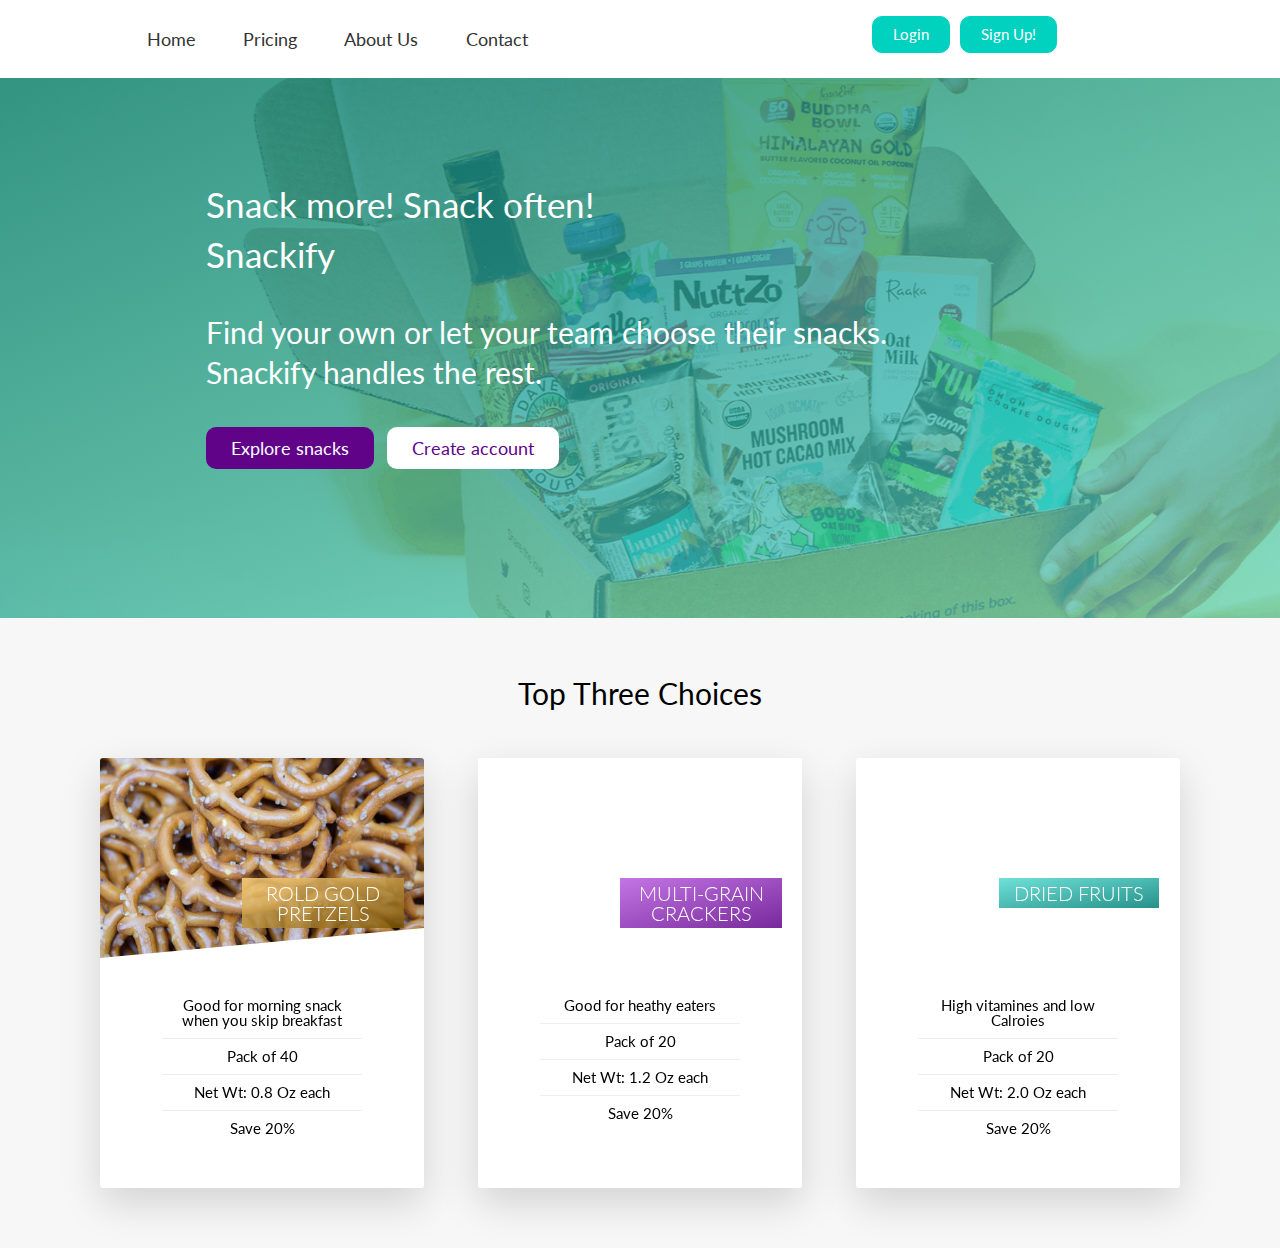
<file: snackify/index.html>
<!DOCTYPE html>

<html lang="en">
  <head>
    <meta charset="utf-8" />
    <meta name="viewport" content="width=device-width, initial-scale=1.0" />
    <link
      href="https://fonts.googleapis.com/css?family=Lato&display=swap"
      rel="stylesheet"
    />

    <title>Snackify</title>

    <link href="css/index.css" rel="stylesheet" />
  </head>

  <body>
    <div class="nav">
      <div class="nav__list">
        <a href="index.html"> Home</a>
        <a href="pricing.html"> Pricing </a>
        <a href="a-index.html">About Us</a>

        <a href="https://youngwon.typeform.com/to/M0r6OQ"> Contact</a>
      </div>
      <!-- this closes nav -->
      <div class="btn-top">
        <a class="btn-login" href="https://snackify.netlify.com/login">
          Login
        </a>
        <a class="btn-signup" href="https://snackify.netlify.com/register">
          Sign Up!</a
        >
      </div>
      <!-- this closes but div -->
    </div>
    <!-- this closes main nav -->

    <header class="main-header">
      <div class="heading-main">
        <h1>Snack more! Snack often!</h1>
        <h1>Snackify</h1>
      </div>

      <div class="heading-second">
        <h2>Find your own or let your team choose their snacks.</h2>
        <h2>Snackify handles the rest.</h2>
      </div>
      <div class="btn-header">
        <a href="https://snackify.netlify.com/login" class="btn-explore">Explore snacks</a>
        <a href="https://snackify.netlify.com/register" class="btn-create">Create account</a>
      </div>
    </header>
    <section class="section-topChoice">
      <div class="heading-second">
        <h2>Top Three Choices</h2>
      </div>
      <div class="row">
        <div class="col-1-3">
          <div class="card">
            <div class="card__side card__side--front">
              <div class="card__picture card__picture--1">
                &nbsp;
              </div>
              <div class="card__heading">
                <span class="card__heading-span card__heading-span--1"
                  >Rold Gold pretzels</span
                >
              </div>
              <div class="card__details">
                <ul>
                  <li>Good for morning snack when you skip breakfast</li>
                  <li>Pack of 40</li>
                  <li>Net Wt: 0.8 Oz each</li>
                  <li>Save 20%</li>
                </ul>
              </div>
            </div>
            <div class="card__side card__side--back card__side--back--1">
              <div class="card__cta">
                <div class="card__price-box">
                  <p class="card__price-only">Only</p>
                  <p class="card__price-value">$16.00</p>
                </div>
                <a href="https://snackify.netlify.com/login" class="btn btn--white">Save Now</a>
              </div>
            </div>
          </div>
        </div>
        <div class="col-1-3">
          <div class="card">
            <div class="card__side card__side--front">
              <div class="card__picture card__picture--2">
                &nbsp;
              </div>
              <div class="card__heading">
                <span class="card__heading-span card__heading-span--2"
                  >Multi-grain crackers</span
                >
              </div>
              <div class="card__details">
                <ul>
                  <li>Good for heathy eaters</li>
                  <li>Pack of 20</li>
                  <li>Net Wt: 1.2 Oz each</li>
                  <li>Save 20%</li>
                </ul>
              </div>
            </div>
            <div class="card__side card__side--back card__side--back--2">
              <div class="card__cta">
                <div class="card__price-box">
                  <p class="card__price-only">Only</p>
                  <p class="card__price-value">$45.00</p>
                </div>
                <a href="https://snackify.netlify.com/login" class="btn btn--white">Save Now</a>
              </div>
            </div>
          </div>
        </div>
        <div class="col-1-3">
          <div class="card">
            <div class="card__side card__side--front">
              <div class="card__picture card__picture--3">
                &nbsp;
              </div>
              <div class="card__heading">
                <span class="card__heading-span card__heading-span--3"
                  >Dried Fruits</span
                >
              </div>
              <div class="card__details">
                <ul>
                  <li>High vitamines and low Calroies</li>
                  <li>Pack of 20</li>
                  <li>Net Wt: 2.0 Oz each</li>
                  <li>Save 20%</li>
                </ul>
              </div>
            </div>
            <div class="card__side card__side--back card__side--back--3">
              <div class="card__cta">
                <div class="card__price-box">
                  <p class="card__price-only">Only</p>
                  <p class="card__price-value">$55.00</p>
                </div>
                <a href="https://snackify.netlify.com/login" class="btn btn--white">Save Now</a>
              </div>
            </div>
          </div>
        </div>
      </div>
    </section>
  </body>
</html>
</file>
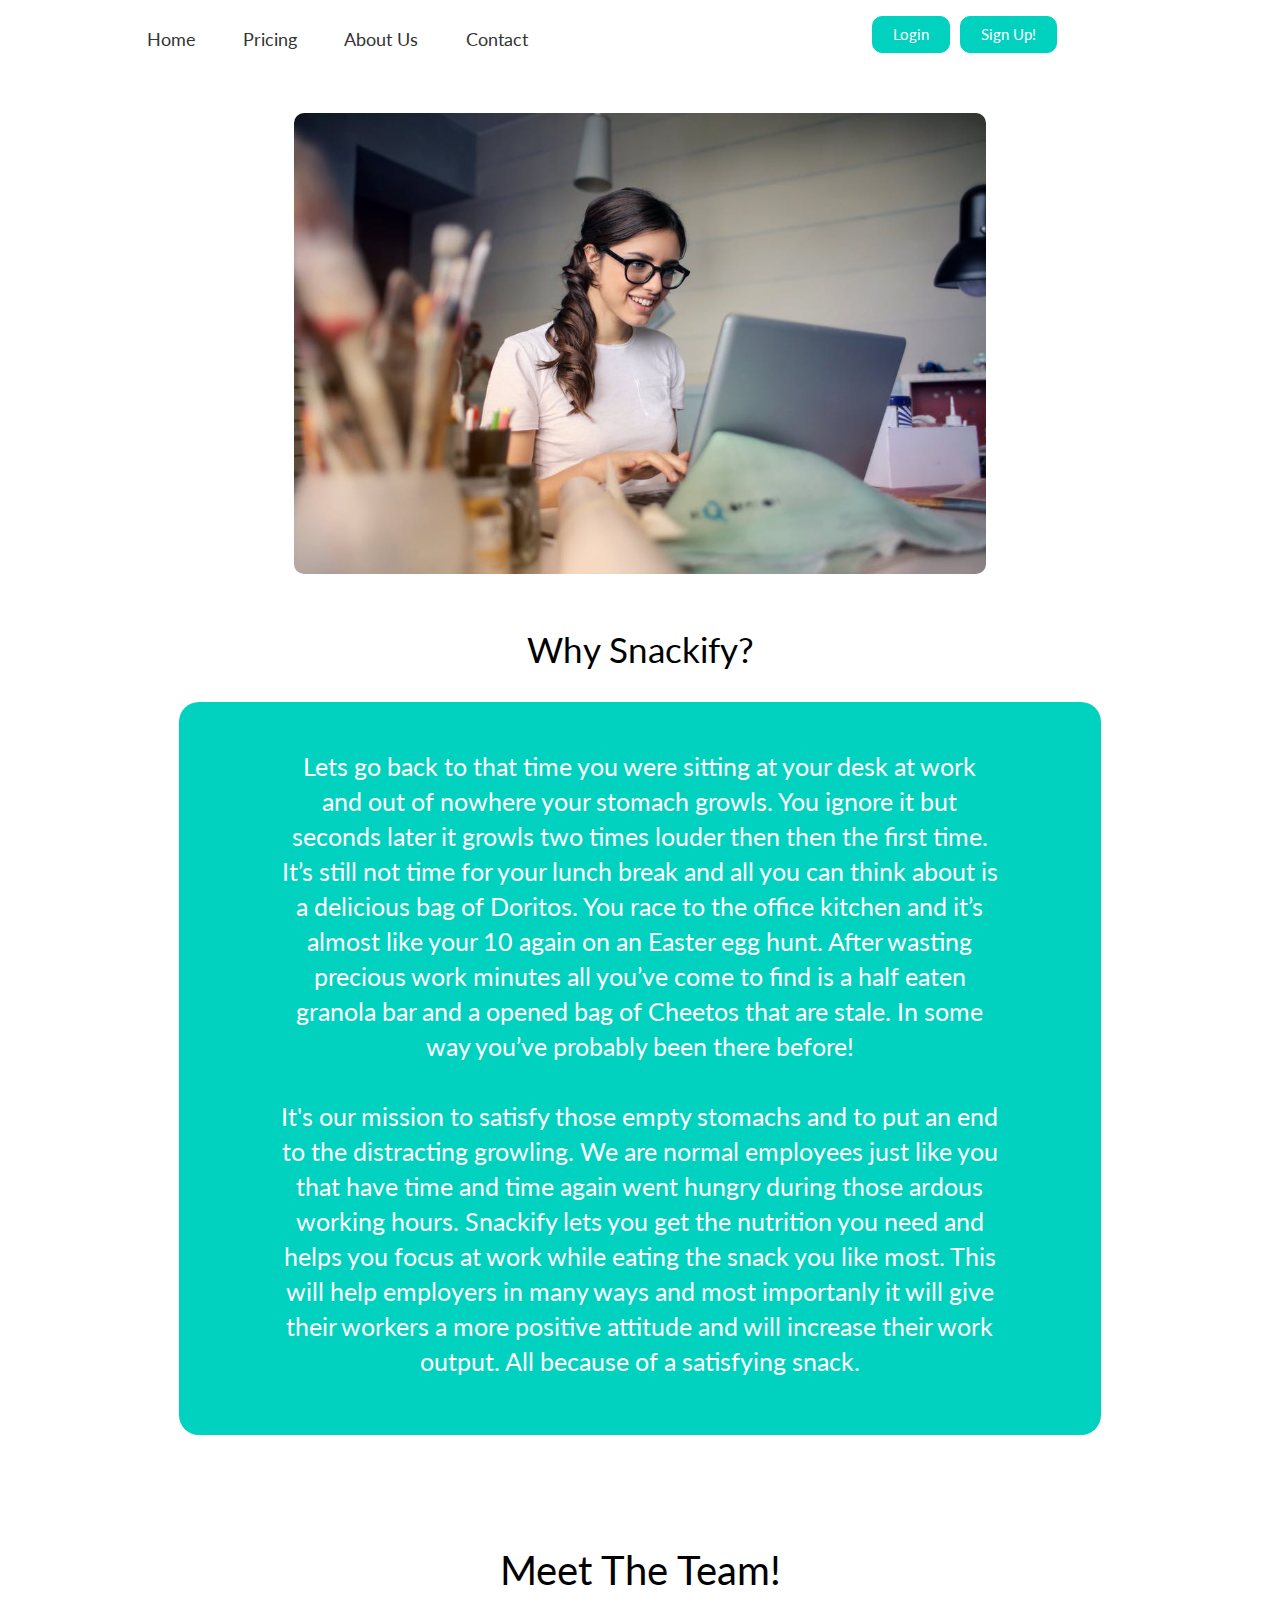
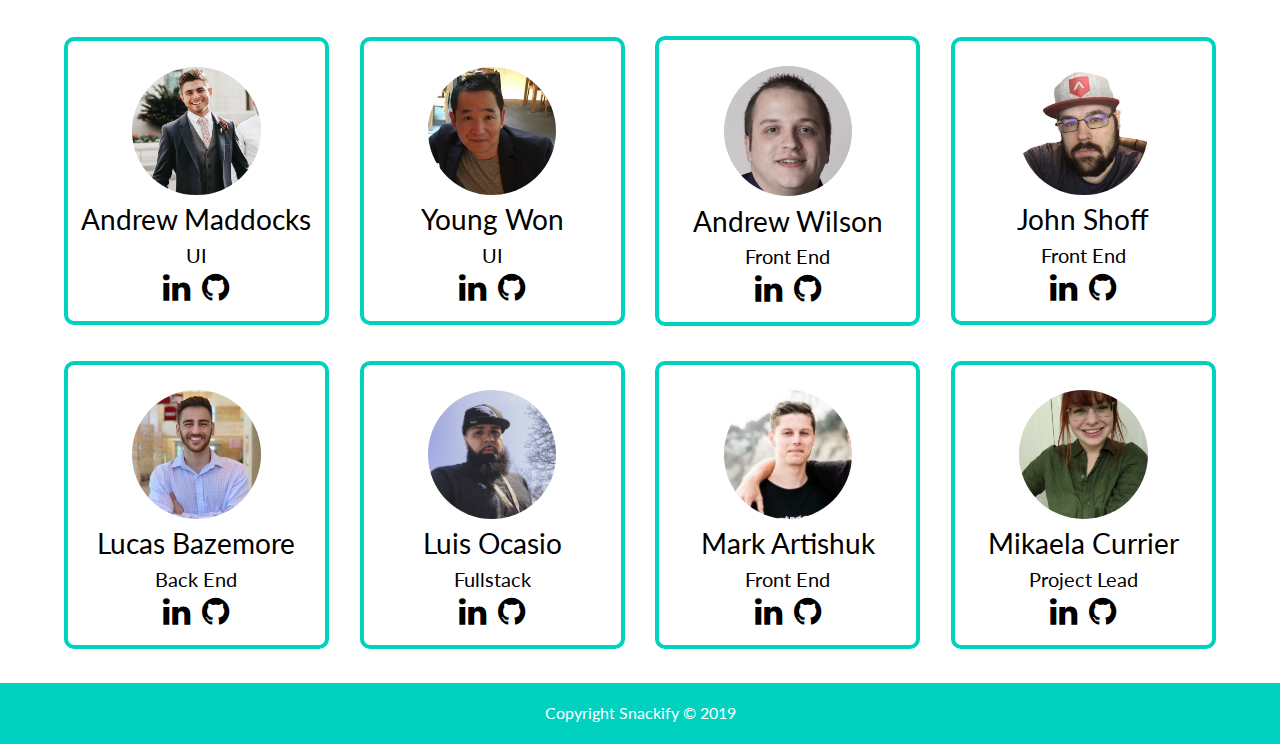
<file: snackify/a-index.html>
<!DOCTYPE html>

<html lang="en">
  <head>
    <meta charset="utf-8" />
    <meta name="viewport" content="width=device-width, initial-scale=1.0" />
    <link
      rel="stylesheet"
      href="https://cdnjs.cloudflare.com/ajax/libs/font-awesome/4.7.0/css/font-awesome.min.css"
    />
    <link
      href="https://fonts.googleapis.com/css?family=Lato&display=swap"
      rel="stylesheet"
    />

    <title>About Us!</title>

    <link href="css/index.css" rel="stylesheet" />
  </head>

  <body>
    <header>
      <div class="nav">
        <div class="nav__list">
          <a href="index.html"> Home</a>
          <a href="pricing.html"> Pricing </a>
          <a href="a-index.html">About Us</a>
          <a href="https://youngwon.typeform.com/to/M0r6OQ"> Contact</a>
        </div>
        <!-- this closes nav -->
        <div class="btn-top">
          <a class="btn-login" href="https://snackify.netlify.com/login">
            Login
          </a>
          <a class="btn-signup" href="https://snackify.netlify.com/register">
            Sign Up!</a
          >
        </div>
        <!-- this closes but div -->
      </div>
      <!-- this closes main nav -->
    </header>

    <div class="maincontainer">
      <section class="Why">
        <div class="imgofworkers">
          <img
            class="workers"
            src="./img/happy-employee.jpeg"
            alt="picture of office workers"
          />
        </div>

        <h1 class="why-title">Why Snackify?</h1>
        <div class="ptags">
          <p>
            Lets go back to that time you were sitting at your desk at work and
            out of nowhere your stomach growls. You ignore it but seconds later
            it growls two times louder then then the first time. It’s still not
            time for your lunch break and all you can think about is a delicious
            bag of Doritos. You race to the office kitchen and it’s almost like
            your 10 again on an Easter egg hunt. After wasting precious work
            minutes all you’ve come to find is a half eaten granola bar and a
            opened bag of Cheetos that are stale. In some way you’ve probably
            been there before!
            <br />
            <br />

            It's our mission to satisfy those empty stomachs and to put an end
            to the distracting growling. We are normal employees just like you
            that have time and time again went hungry during those ardous
            working hours. Snackify lets you get the nutrition you need and
            helps you focus at work while eating the snack you like most. This
            will help employers in many ways and most importanly it will give
            their workers a more positive attitude and will increase their work
            output. All because of a satisfying snack.
          </p>
        </div>
        <!-- this closes p tags -->
      </section>
      <!-- this closes the why section -->
      <section class="Team">
        <h2>Meet The Team!</h2>
        <div class="Everyone">
          <div class="andrew">
            <img
              class="team-img"
              src="./img/Andrew M.jpeg"
              alt="Picture of Andrew Maddocks"
            />
            <h3>Andrew Maddocks</h3>
            <p>UI</p>
            <div class="linkangithub">
              <a href="https://www.linkedin.com/in/andrew-maddocks-631978183/"
                ><button
                  style="font-size:3.2rem;background-color:transparent; border:none;"
                >
                  <i class="fa fa-linkedin"></i></button></a
              ><a href="https://github.com/AndrewMaddocks"
                ><button
                  style="font-size:3.2rem;background-color:transparent; border: none;"
                >
                  <i class="fa fa-github"></i></button
              ></a>
            </div>
          </div>
          <div class="young">
            <img
              class="team-img"
              src="./img/young2.jpeg"
              alt="Picture of Young Won"
            />
            <h3>Young Won</h3>
            <p>UI</p>
            <div class="linkangithub">
              <a href="https://www.linkedin.com/in/young-won-b3b343138/"
                ><button
                  style="font-size:3.2rem;background-color:transparent; border:none;"
                >
                  <i class="fa fa-linkedin"></i></button></a
              ><a href="https://github.com/youngw417"
                ><button
                  style="font-size:3.2rem;background-color:transparent; border: none;"
                >
                  <i class="fa fa-github"></i></button
              ></a>
            </div>
          </div>
          <div class="andrew-wilson">
            <img
              class="team-img"
              src="./img/Andrew-w.png"
              alt="Picture of Andrew Wilson"
            />
            <h3>Andrew Wilson</h3>

            <p>Front End</p>
            <div class="linkangithub">
              <a href="https://www.linkedin.com/in/andrew-wilson-055b55174/"
                ><button
                  style="font-size:3.2rem;background-color:transparent; border:none;"
                >
                  <i class="fa fa-linkedin"></i></button></a
              ><a href="https://github.com/easyas123l1"
                ><button
                  style="font-size:3.2rem;background-color:transparent; border: none;"
                >
                  <i class="fa fa-github"></i></button
              ></a>
            </div>
          </div>
          <div class="John">
            <img
              class="team-img"
              src="./img/John.jpeg"
              alt="Picture of John Shoff"
            />
            <h3>John Shoff</h3>
            <p>Front End</p>
            <div class="linkangithub">
              <a href="https://www.linkedin.com/in/fearthedev/"
                ><button
                  style="font-size:3.2rem;background-color:transparent; border:none;"
                >
                  <i class="fa fa-linkedin"></i></button></a
              ><a href="https://github.com/FearTheDev"
                ><button
                  style="font-size:3.2rem;background-color:transparent; border: none;"
                >
                  <i class="fa fa-github"></i></button
              ></a>
            </div>
          </div>
          <div class="Lucas">
            <img
              class="team-img"
              src="./img/lucas.jpeg"
              alt="Picture of Lucas"
            />
            <h3>Lucas Bazemore</h3>
            <p>Back End</p>
            <div class="linkangithub">
              <a href="https://www.linkedin.com/in/lucas-bazemore/"
                ><button
                  style="font-size:3.2rem;background-color:transparent; border:none;"
                >
                  <i class="fa fa-linkedin"></i></button></a
              ><a href="https://github.com/lucasbaze"
                ><button
                  style="font-size:3.2rem;background-color:transparent; border: none;"
                >
                  <i class="fa fa-github"></i></button
              ></a>
            </div>
          </div>
          <div class="luis">
            <img class="team-img" src="./img/Luis.jpg" alt="Picture of Luis" />
            <h3>Luis Ocasio</h3>
            <p>Fullstack</p>
            <div class="linkangithub">
              <a href="https://www.linkedin.com/in/ocasio-perez/"
                ><button
                  style="font-size:3.2rem;background-color:transparent; border:none;"
                >
                  <i class="fa fa-linkedin"></i></button></a
              ><a href="https://github.com/LuisOcasio"
                ><button
                  style="font-size:3.2rem;background-color:transparent; border: none;"
                >
                  <i class="fa fa-github"></i></button
              ></a>
            </div>
          </div>
          <div class="mark">
            <img
              class="team-img"
              src="./img/mark1.jpeg"
              alt="Picture of Mark"
            />
            <h3>Mark Artishuk</h3>
            <p>Front End</p>
            <div class="linkangithub">
              <a href="https://www.linkedin.com/in/mark-artishuk/"
                ><button
                  style="font-size:3.2rem;background-color:transparent; border:none;"
                >
                  <i class="fa fa-linkedin"></i></button></a
              ><a href="https://github.com/artish1"
                ><button
                  style="font-size:3.2rem;background-color:transparent; border: none;"
                >
                  <i class="fa fa-github"></i></button
              ></a>
            </div>
          </div>
          <div class="mikaela">
            <img
              class="team-img"
              src="./img/mikaela.jpeg"
              alt="Picture of Mikaela"
            />
            <h3>Mikaela Currier</h3>
            <p>Project Lead</p>
            <div class="linkangithub">
              <a href="https://www.linkedin.com/in/mikaela-currier/"
                ><button
                  style="font-size:3.2rem;background-color:transparent; border:none;"
                >
                  <i class="fa fa-linkedin"></i></button></a
              ><a href="https://github.com/mikaelacurrier"
                ><button
                  style="font-size:3.2rem;background-color:transparent; border: none;"
                >
                  <i class="fa fa-github"></i></button
              ></a>
            </div>
          </div>
        </div>
        <!-- this closes everyone -->
      </section>
    </div>
    <!-- this closes maincontainer -->
    <footer class="mainfoot">
      <p>Copyright Snackify © 2019</p>
    </footer>
  </body>
</html>
</file>
<file: snackify/css/index.css>
/* http://meyerweb.com/eric/tools/css/reset/ 
   v2.0 | 20110126
   License: none (public domain)
*/
html,
body,
div,
span,
applet,
object,
iframe,
h1,
h2,
h3,
h4,
h5,
h6,
p,
blockquote,
pre,
a,
abbr,
acronym,
address,
big,
cite,
code,
del,
dfn,
em,
img,
ins,
kbd,
q,
s,
samp,
small,
strike,
strong,
sub,
sup,
tt,
var,
b,
u,
i,
center,
dl,
dt,
dd,
ol,
ul,
li,
fieldset,
form,
label,
legend,
table,
caption,
tbody,
tfoot,
thead,
tr,
th,
td,
article,
aside,
canvas,
details,
embed,
figure,
figcaption,
footer,
header,
hgroup,
menu,
nav,
output,
ruby,
section,
summary,
time,
mark,
audio,
video {
  margin: 0;
  padding: 0;
  border: 0;
  font-size: 100%;
  font: inherit;
  vertical-align: baseline;
}
/* HTML5 display-role reset for older browsers */
article,
aside,
details,
figcaption,
figure,
footer,
header,
hgroup,
menu,
nav,
section {
  display: block;
}
body {
  line-height: 1;
}
ol,
ul {
  list-style: none;
}
blockquote,
q {
  quotes: none;
}
blockquote:before,
blockquote:after,
q:before,
q:after {
  content: "";
  content: none;
}
table {
  border-collapse: collapse;
  border-spacing: 0;
}
* {
  box-sizing: border-box;
}
html {
  font-size: 62.5%;
}
html,
body {
  font-family: "Lato", sans-serif;
}
h1,
h2,
h3,
h4,
h5 {
  font-family: "Lato", sans-serif;
}
h1 {
  font-size: 3.5rem;
}
h2 {
  font-size: 3rem;
}
h3 {
  font-size: 2.8rem;
}
p {
  font-size: 1.6rem;
  line-height: 1.4;
}
.maincontainer {
  width: 90%;
  margin: 0 auto;
}
@media (max-width: 500px) {
  .maincontainer {
    width: 100%;
    margin: none;
  }
}
.nav {
  display: flex;
  flex-direction: row;
  justify-content: space-around;
  align-items: center;
  font-size: 1.8rem;
  width: 100%;
  margin: 0 auto;
}
@media (max-width: 800px) {
  .nav {
    flex-direction: column;
  }
}
.nav__list {
  display: flex;
  flex-direction: row;
  justify-content: space-around;
  align-items: center;
  width: 35%;
  padding: 1rem;
  margin: 1rem;
}
.nav__list a {
  text-decoration: none;
  padding: 1rem 1.5rem;
  color: #333;
  border-radius: 10px;
  transition: all 0.5s;
}
.nav__list a:hover {
  color: white;
  border: 1px solid #007e76;
  background: #007e76;
  flex-grow: 1;
  text-align: center;
  box-shadow: 0 1rem 2rem rgba(0, 0, 0, 0.5);
}
@media (max-width: 500px) {
  .nav__list {
    justify-content: center;
    font-size: 1.4rem;
  }
}
.btn-top {
  display: flex;
  flex-direction: row;
  justify-content: center;
  align-items: center;
  width: 30%;
  margin-right: 1.5rem;
}
@media (max-width: 800px) {
  .btn-top {
    width: 70%;
  }
}
.btn-top a {
  text-decoration: none;
  font-size: 1.5rem;
  padding: 1rem 2rem;
  color: white;
  background-color: #01d1bf;
  border: 1px solid #01d1bf;
  border-radius: 1rem;
  margin-right: 1rem;
  margin-bottom: 1rem;
  transition: all 0.4s;
}
.btn-top a:hover {
  color: white;
  border: 1px solid #007e76;
  background: #007e76;
  box-shadow: 0 1rem 2rem rgba(0, 0, 0, 0.5);
  transform: translateY(-0.2rem);
  text-align: center;
}
@media (max-width: 500px) {
  .btn-top a {
    font-size: 1.2rem;
  }
}
.mainfoot {
  display: flex;
  flex-direction: row;
  justify-content: center;
  align-items: center;
  background-color: #01d1bf;
  padding: 1.5%;
  color: white;
}
.card {
  perspective: 150rem;
  -moz-perspective: 150rem;
  position: relative;
  height: 44rem;
}
@media (max-width: 500px) {
  .card__details {
    margin-top: -20px;
  }
}
.card__side {
  height: 43rem;
  transition: all 0.8s ease;
  color: white;
  font-size: 2rem;
  position: absolute;
  top: 0;
  left: 0;
  width: 100%;
  backface-visibility: hidden;
  border-radius: 3px;
  overflow: hidden;
  box-shadow: 0 1.5rem 4rem rgba(0, 0, 0, 0.15);
}
@media (max-width: 500px) {
  .card__side {
    height: 40rem;
  }
}
.card__side--front {
  background-color: white;
}
.card__side--back {
  transform: rotateY(-180deg);
}
.card__side--back--1 {
  background-image: linear-gradient(to right bottom, #ffd47f, #7c5403);
}
.card__side--back--2 {
  background-image: linear-gradient(to right bottom, #b95de1, #600389);
}
.card__side--back--3 {
  background-image: linear-gradient(to right bottom, #55dcd2, #007e76);
}
.card:hover .card__side--front {
  transform: rotateY(180deg);
}
.card:hover .card__side--back {
  transform: rotateY(0);
}
.card__picture {
  background-size: cover;
  height: 20rem;
  background-blend-mode: screen;
  -webkit-clip-path: polygon(0 0, 100% 0, 100% 85%, 0 100%);
  clip-path: polygon(0 0, 100% 0, 100% 85%, 0 100%);
}
.card__picture--1 {
  background-image: url(../img/pretzel.jpeg);
}
.card__picture--2 {
  background-image: url(https://www.bing.com/th?id=OIP.H_RdXQ9CoCZ31MyCAMG6pwHaDo&w=300&h=147&c=7&o=5&dpr=2.2&pid=1.7);
}
.card__picture--3 {
  background-image: url(https://www.bing.com/th?id=OIP.x5il3ac9726boGcdORgdqQAAAA&w=300&h=176&c=7&o=5&dpr=2.2&pid=1.7);
  background-position: center;
}
.card__heading {
  font-size: 2rem;
  font-weight: 300;
  text-transform: uppercase;
  text-align: center;
  color: white;
  position: absolute;
  top: 12rem;
  right: 2rem;
  width: 50%;
}
.card__heading-span {
  padding: 0.5rem 1.5rem;
  -webkit-box-decoration-break: clone;
  box-decoration-break: clone;
  display: inline-block;
}
.card__heading-span--1 {
  background-image: linear-gradient(to right bottom, rgba(255, 212, 127, 0.85), rgba(124, 84, 3, 0.85));
}
.card__heading-span--2 {
  background-image: linear-gradient(to right bottom, rgba(185, 93, 225, 0.85), rgba(96, 3, 137, 0.85));
}
.card__heading-span--3 {
  background-image: linear-gradient(to right bottom, rgba(85, 220, 210, 0.85), rgba(0, 126, 118, 0.85));
}
.card__details ul {
  list-style: none;
  width: 80%;
  color: black;
  padding: 3rem;
  margin: 0 auto;
}
.card__details ul li {
  text-align: center;
  font-size: 1.5rem;
  padding: 1rem;
}
.card__details ul li:not(:last-child) {
  border-bottom: 1px solid #eee;
}
.card__cta {
  position: absolute;
  top: 50%;
  left: 50%;
  transform: translate(-50%, -50%);
  text-align: center;
}
.card__price-box {
  text-align: center;
  margin-bottom: 4rem;
}
.card__price-only {
  font-size: 2rem;
  text-transform: uppercase;
}
.card__price-value {
  font-size: 5rem;
  font-weight: 100;
}
.card .btn {
  text-decoration: none;
  font-size: 1.8rem;
  padding: 1.2rem 2.5rem;
  border-radius: 1rem;
  margin-right: 1rem;
  margin-bottom: 1rem;
  transition: all 0.4s;
  color: black;
  background: white;
  display: inline-block;
}
.card .btn:hover {
  box-shadow: 0 1rem 2rem rgba(0, 0, 0, 0.5);
  text-align: center;
  transform: translateY(-0.5rem);
}
.section-topChoice {
  background-color: #f7f7f7;
  padding: 6rem 10rem;
  height: 70vh;
}
@media (max-width: 800px) {
  .section-topChoice {
    padding: 6rem 6rem;
    height: 140vh;
  }
}
.section-topChoice .row {
  display: flex;
  flex-direction: row;
  justify-content: space-between;
  align-items: center;
}
@media (max-width: 800px) {
  .section-topChoice .row {
    flex-direction: column;
  }
}
.section-topChoice .row .col-1-3 {
  width: 30%;
}
@media (max-width: 800px) {
  .section-topChoice .row .col-1-3 {
    width: 70%;
    margin-bottom: 50px;
  }
}
@media (max-width: 500px) {
  .section-topChoice .row .col-1-3 {
    width: 100%;
  }
}
.section-topChoice h2 {
  margin-bottom: 1rem;
  color: black;
  margin-bottom: 5rem;
  text-align: center;
}
@media (max-width: 500px) {
  .section-topChoice h2 {
    font-size: 2.5rem;
  }
}
.why-title {
  text-align: center;
  margin-top: 5%;
  margin-bottom: 3%;
}
.Why {
  border-radius: 20px;
  margin-bottom: 10%;
  display: flex;
  flex-direction: column;
  justify-content: center;
  align-items: center;
  flex-wrap: wrap;
}
.Why .imgofworkers {
  width: 60%;
}
.Why .imgofworkers .workers {
  margin-top: 5%;
  width: 100%;
  border-radius: 10px;
}
@media (max-width: 500px) {
  .Why .imgofworkers .workers {
    display: none;
  }
}
.ptags {
  margin-left: 3%;
  margin-right: 3%;
  padding-bottom: 4%;
  width: 80%;
  border-radius: 20px;
  background-color: #01d1bf;
  display: flex;
  flex-direction: column;
  justify-content: center;
  align-items: center;
}
@media (max-width: 500px) {
  .ptags {
    width: 100%;
    margin-left: 0;
    margin-right: 0;
    border-radius: 0;
  }
}
.ptags p {
  width: 80%;
  border-radius: 20px;
  color: white;
  text-align: center;
  font-size: 2.5rem;
  margin-top: 4%;
  padding: 10px;
}
@media (max-width: 800px) {
  .ptags p {
    width: 90%;
    font-size: 1.6rem;
  }
}
.Team {
  display: flex;
  flex-direction: column;
  justify-content: center;
  align-items: center;
}
.Team h2 {
  text-align: center;
  font-size: 4rem;
  width: 80%;
}
.Everyone {
  display: flex;
  flex-direction: row;
  justify-content: space-between;
  align-items: center;
  flex-wrap: wrap;
  margin-top: 4%;
}
.team-img {
  border-radius: 50%;
}
.andrew {
  width: 23%;
  border: 4px solid #01d1bf;
  background-color: white;
  margin-bottom: 3%;
  border-radius: 10px;
  display: flex;
  flex-direction: column;
  justify-content: space-between;
  align-items: center;
}
@media (max-width: 800px) {
  .andrew {
    width: 48%;
  }
}
@media (max-width: 500px) {
  .andrew {
    width: 75%;
    margin-left: 12%;
  }
}
.andrew:hover {
  color: white;
  border: 1px solid #007e76;
  background: #007e76;
  box-shadow: 0 1rem 2rem rgba(0, 0, 0, 0.5);
  transform: translateY(-0.2rem);
  text-align: center;
}
.andrew img {
  margin-top: 10%;
  margin-bottom: 4%;
  width: 50%;
}
.andrew p {
  font-size: 2rem;
  margin-top: 3%;
}
.andrew .linkangithub {
  margin-bottom: 5%;
}
.andrew:hover {
  background-image: url("../img/cookies.jpeg");
  background-repeat: no-repeat;
  background-position: center;
  background-size: cover;
  color: white;
}
.young {
  width: 23%;
  border: 4px solid #01d1bf;
  background-color: white;
  margin-bottom: 3%;
  border-radius: 10px;
  display: flex;
  flex-direction: column;
  justify-content: space-between;
  align-items: center;
}
@media (max-width: 800px) {
  .young {
    width: 48%;
  }
}
@media (max-width: 500px) {
  .young {
    width: 75%;
    margin-left: 12%;
  }
}
.young:hover {
  color: white;
  border: 1px solid #007e76;
  background: #007e76;
  box-shadow: 0 1rem 2rem rgba(0, 0, 0, 0.5);
  transform: translateY(-0.2rem);
  text-align: center;
}
.young img {
  margin-top: 10%;
  margin-bottom: 4%;
  width: 50%;
}
.young p {
  font-size: 2rem;
  margin-top: 3%;
}
.young .linkangithub {
  margin-bottom: 5%;
}
.young:hover {
  background-image: url("../img/cheetos2.jpg");
  background-repeat: no-repeat;
  background-position: center;
  background-size: cover;
  color: white;
}
.andrew-wilson {
  width: 23%;
  border: 4px solid #01d1bf;
  background-color: white;
  margin-bottom: 3%;
  border-radius: 10px;
  display: flex;
  flex-direction: column;
  justify-content: space-between;
  align-items: center;
}
@media (max-width: 800px) {
  .andrew-wilson {
    width: 48%;
  }
}
@media (max-width: 500px) {
  .andrew-wilson {
    width: 75%;
    margin-left: 12%;
  }
}
.andrew-wilson:hover {
  color: white;
  border: 1px solid #007e76;
  background: #007e76;
  box-shadow: 0 1rem 2rem rgba(0, 0, 0, 0.5);
  transform: translateY(-0.2rem);
  text-align: center;
}
.andrew-wilson img {
  margin-top: 10%;
  margin-bottom: 4%;
  width: 50%;
}
.andrew-wilson p {
  font-size: 2rem;
  margin-top: 3%;
}
.andrew-wilson .linkangithub {
  margin-bottom: 5%;
}
.andrew-wilson:hover {
  background-image: url("../img/ruffles.jpg");
  background-repeat: no-repeat;
  background-position: center;
  background-size: cover;
  color: white;
}
.John {
  width: 23%;
  border: 4px solid #01d1bf;
  background-color: white;
  margin-bottom: 3%;
  border-radius: 10px;
  display: flex;
  flex-direction: column;
  justify-content: space-between;
  align-items: center;
}
@media (max-width: 800px) {
  .John {
    width: 48%;
  }
}
@media (max-width: 500px) {
  .John {
    width: 75%;
    margin-left: 12%;
  }
}
.John:hover {
  color: white;
  border: 1px solid #007e76;
  background: #007e76;
  box-shadow: 0 1rem 2rem rgba(0, 0, 0, 0.5);
  transform: translateY(-0.2rem);
  text-align: center;
}
.John img {
  margin-top: 10%;
  margin-bottom: 4%;
  width: 50%;
}
.John p {
  font-size: 2rem;
  margin-top: 3%;
}
.John .linkangithub {
  margin-bottom: 5%;
}
.John:hover {
  background-image: url("../img/doritos\ 2.jpg");
  background-repeat: no-repeat;
  background-position: center;
  background-size: cover;
  color: white;
}
.Lucas {
  width: 23%;
  border: 4px solid #01d1bf;
  background-color: white;
  margin-bottom: 3%;
  border-radius: 10px;
  display: flex;
  flex-direction: column;
  justify-content: space-between;
  align-items: center;
}
@media (max-width: 800px) {
  .Lucas {
    width: 48%;
  }
}
@media (max-width: 500px) {
  .Lucas {
    width: 75%;
    margin-left: 12%;
  }
}
.Lucas:hover {
  color: white;
  border: 1px solid #007e76;
  background: #007e76;
  box-shadow: 0 1rem 2rem rgba(0, 0, 0, 0.5);
  transform: translateY(-0.2rem);
  text-align: center;
}
.Lucas img {
  margin-top: 10%;
  margin-bottom: 4%;
  width: 50%;
}
.Lucas p {
  font-size: 2rem;
  margin-top: 3%;
}
.Lucas .linkangithub {
  margin-bottom: 5%;
}
.Lucas:hover {
  background-image: url("../img/almonds2.jpeg");
  background-repeat: no-repeat;
  background-position: top;
  background-size: cover;
  color: white;
}
.luis {
  width: 23%;
  border: 4px solid #01d1bf;
  background-color: white;
  margin-bottom: 3%;
  border-radius: 10px;
  display: flex;
  flex-direction: column;
  justify-content: space-between;
  align-items: center;
}
@media (max-width: 800px) {
  .luis {
    width: 48%;
  }
}
@media (max-width: 500px) {
  .luis {
    width: 75%;
    margin-left: 12%;
  }
}
.luis:hover {
  color: white;
  border: 1px solid #007e76;
  background: #007e76;
  box-shadow: 0 1rem 2rem rgba(0, 0, 0, 0.5);
  transform: translateY(-0.2rem);
  text-align: center;
}
.luis img {
  margin-top: 10%;
  margin-bottom: 4%;
  width: 50%;
}
.luis p {
  font-size: 2rem;
  margin-top: 3%;
}
.luis .linkangithub {
  margin-bottom: 5%;
}
.luis:hover {
  background-image: url("../img/beef2.jpg");
  background-repeat: no-repeat;
  background-position: center;
  background-size: cover;
  color: white;
}
.mark {
  width: 23%;
  border: 4px solid #01d1bf;
  background-color: white;
  margin-bottom: 3%;
  border-radius: 10px;
  display: flex;
  flex-direction: column;
  justify-content: space-between;
  align-items: center;
}
@media (max-width: 800px) {
  .mark {
    width: 48%;
  }
}
@media (max-width: 500px) {
  .mark {
    width: 75%;
    margin-left: 12%;
  }
}
.mark:hover {
  color: white;
  border: 1px solid #007e76;
  background: #007e76;
  box-shadow: 0 1rem 2rem rgba(0, 0, 0, 0.5);
  transform: translateY(-0.2rem);
  text-align: center;
}
.mark img {
  margin-top: 10%;
  margin-bottom: 4%;
  width: 50%;
}
.mark p {
  font-size: 2rem;
  margin-top: 3%;
}
.mark .linkangithub {
  margin-bottom: 5%;
}
.mark:hover {
  background-image: url("../img/resees\ 2.jpg");
  background-repeat: no-repeat;
  background-position: center;
  background-size: cover;
  color: white;
}
.mikaela {
  width: 23%;
  border: 4px solid #01d1bf;
  background-color: white;
  margin-bottom: 3%;
  border-radius: 10px;
  display: flex;
  flex-direction: column;
  justify-content: space-between;
  align-items: center;
}
@media (max-width: 800px) {
  .mikaela {
    width: 48%;
  }
}
@media (max-width: 500px) {
  .mikaela {
    width: 75%;
    margin-left: 12%;
  }
}
.mikaela:hover {
  color: white;
  border: 1px solid #007e76;
  background: #007e76;
  box-shadow: 0 1rem 2rem rgba(0, 0, 0, 0.5);
  transform: translateY(-0.2rem);
  text-align: center;
}
.mikaela img {
  margin-top: 10%;
  margin-bottom: 4%;
  width: 50%;
}
.mikaela p {
  font-size: 2rem;
  margin-top: 3%;
}
.mikaela .linkangithub {
  margin-bottom: 5%;
}
.mikaela:hover {
  background-image: url("../img/pretzel.jpeg");
  background-repeat: no-repeat;
  background-position: center;
  background-size: cover;
  color: white;
}
button:hover {
  color: #01d1bf;
}
.pricingcontainer {
  width: 90%;
  height: 100vh;
  margin: 0 auto;
}
.pricingcontainer .outerprice {
  display: flex;
  flex-direction: row;
  justify-content: center;
  align-items: center;
  height: 100%;
}
.pricingcontainer .outerprice img {
  border-radius: 20px;
}
@media (max-width: 800px) {
  .pricingcontainer .outerprice img {
    display: none;
  }
}
.pricingcontainer .allpricing {
  display: flex;
  flex-direction: row;
  justify-content: space-around;
  align-items: center;
  flex-wrap: wrap;
  width: 40%;
  height: 80%;
}
@media (max-width: 800px) {
  .pricingcontainer .allpricing {
    width: 90%;
  }
}
.pricingcontainer .team {
  width: 45%;
  height: 25%;
  background-color: #01d1bf;
  padding: 2%;
  border-radius: 10px;
  display: flex;
  flex-direction: column;
  justify-content: space-between;
  align-items: center;
}
@media (max-width: 800px) {
  .pricingcontainer .team {
    width: 40%;
  }
}
@media (max-width: 500px) {
  .pricingcontainer .team {
    width: 60%;
    margin-bottom: 5%;
  }
}
.pricingcontainer .team h3 {
  color: black;
}
.pricingcontainer .team h4 {
  color: white;
  font-size: 2.5rem;
}
.pricingcontainer .team p a {
  text-decoration: none;
  color: black;
}
.pricingcontainer .team p a:hover {
  box-shadow: 0 1rem 2rem rgba(0, 0, 0, 0.5);
  transform: translateY(-0.2rem);
  border-radius: 10px;
  padding: 5px;
  text-align: center;
}
.main-header {
  width: 100%;
  padding: 2rem;
  height: 60vh;
  display: flex;
  flex-direction: column;
  justify-content: center;
  align-items: center;
  background-image: linear-gradient(to right bottom, rgba(0, 126, 118, 0.8), rgba(85, 220, 210, 0.7)), url(../img/snackbox.png);
  background-repeat: no-repeat;
  background-position: center;
  background-size: cover;
}
@media (max-width: 500px) {
  .main-header {
    height: 70vh;
  }
}
.main-header div {
  width: 70%;
  margin-bottom: 3rem;
}
.main-header div h1 {
  margin-bottom: 1.5rem;
  font-weight: 400;
  color: white;
}
@media (max-width: 500px) {
  .main-header div h1 {
    font-size: 3rem;
  }
}
.main-header div h2 {
  margin-bottom: 1rem;
  color: white;
}
@media (max-width: 500px) {
  .main-header div h2 {
    font-size: 2.5rem;
  }
}
.main-header .btn-header .btn-explore {
  text-decoration: none;
  font-size: 1.8rem;
  padding: 1.2rem 2.5rem;
  border-radius: 1rem;
  margin-right: 1rem;
  margin-bottom: 1rem;
  transition: all 0.4s;
  color: white;
  background-color: #600389;
  display: inline-block;
}
.main-header .btn-header .btn-explore:hover {
  box-shadow: 0 1rem 2rem rgba(0, 0, 0, 0.5);
  text-align: center;
  transform: translateY(-0.5rem);
}
@media (max-width: 500px) {
  .main-header .btn-header .btn-explore {
    font-size: 1.5rem;
  }
}
.main-header .btn-header .btn-explore:hover {
  background-color: #b95de1;
}
.main-header .btn-header .btn-create {
  text-decoration: none;
  font-size: 1.8rem;
  padding: 1.2rem 2.5rem;
  border-radius: 1rem;
  margin-right: 1rem;
  margin-bottom: 1rem;
  transition: all 0.4s;
  color: #600389;
  background-color: white;
  display: inline-block;
}
.main-header .btn-header .btn-create:hover {
  box-shadow: 0 1rem 2rem rgba(0, 0, 0, 0.5);
  text-align: center;
  transform: translateY(-0.5rem);
}
@media (max-width: 500px) {
  .main-header .btn-header .btn-create {
    font-size: 1.4rem;
  }
}
.main-header .btn-header .btn-create:hover {
  background-color: #b95de1;
  color: white;
}
</file>
